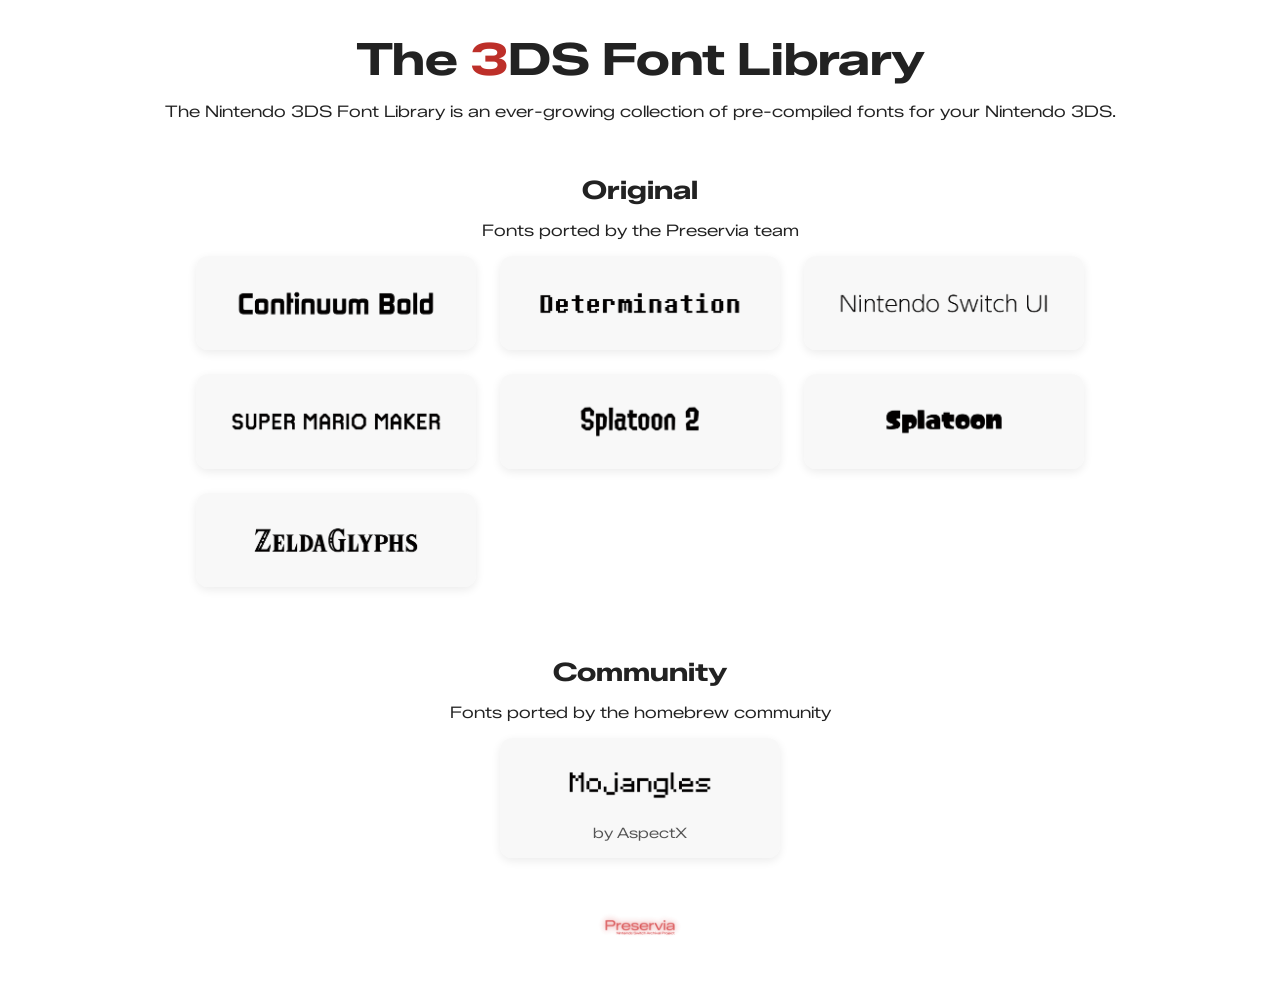
<file: index.html>
<!DOCTYPE html>
<html lang="en">
<head>
  <meta charset="utf-8" />
  <meta name="viewport" content="width=device-width,initial-scale=1" />
  <title>The 3DS Font Library</title>

  <link href="https://fonts.googleapis.com/css2?family=Zalando+Sans+Expanded:wght@400;700&display=swap" rel="stylesheet">
  <link href="https://fonts.googleapis.com/css2?family=JetBrains+Mono:wght@100;400&display=swap" rel="stylesheet">

  <link rel="stylesheet" href="style.css">
</head>
<body>
  <div class="page">
    <header class="site-header">
      <h1 class="title">The <span class="red3">3</span>DS Font Library</h1>
      <p class="lead">The Nintendo 3DS Font Library is an ever-growing collection of pre-compiled fonts for your Nintendo 3DS.</p>
    </header>


    <main>
      <section id="original-fonts" class="font-section">
        <div class="section-header">
          <h2>Original</h2>
          <p class="section-sub">Fonts ported by the Preservia team</p>
        </div>
        <div class="font-grid" id="original-grid" aria-live="polite"></div>
      </section>

      <section id="community-fonts" class="font-section">
        <div class="section-header">
          <h2>Community</h2>
          <p class="section-sub">Fonts ported by the homebrew community</p>
        </div>
        <div class="font-grid" id="community-grid" aria-live="polite"></div>
      </section>
    </main>

    <footer class="site-footer">
      <img src="assets/logo.png" alt="Preservia logo" class="preservia-logo">
    </footer>
  </div>

  <!-- Font Details Modal -->
  <div class="backdrop" id="backdrop">
    <div class="details" id="detailsBox">
      <h2 id="detailTitle">Font Name</h2>
      <div class="meta"><span id="detailCreator"></span> • <span id="detailType"></span></div>

      <div class="screenshot-wrap" id="screenshotWrap">
        <img id="detailIcon" alt="">
      </div>

      <div class="buttons">
        <button class="btn download" id="downloadBtn">Download</button>
      </div>
    </div>
  </div>

  <script src="script.js"></script>
</body>
</html>
</file>
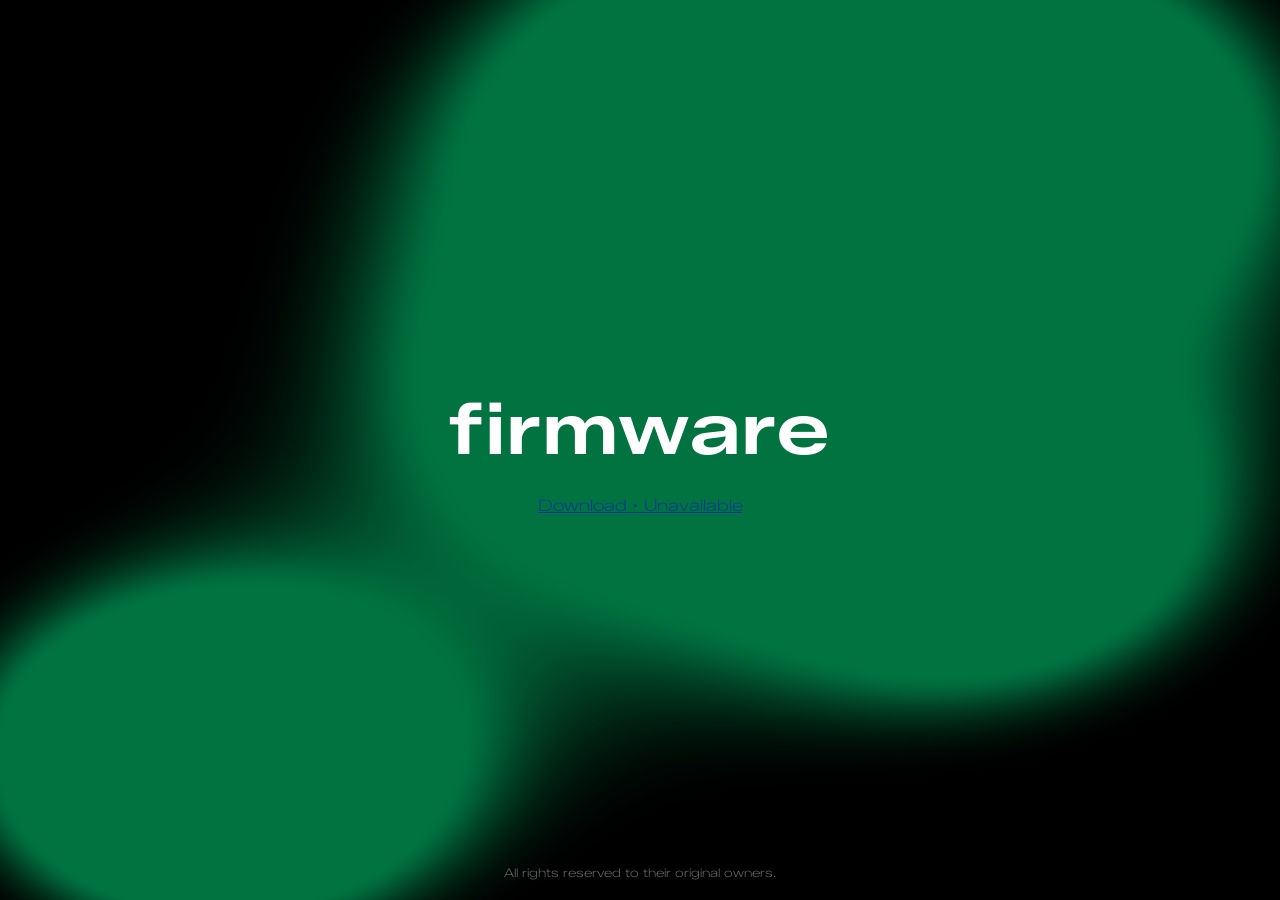
<file: docs/index.html>
<!DOCTYPE html>
<html lang="en">
<head>
<meta charset="UTF-8" />
<meta name="viewport" content="width=device-width, initial-scale=1.0" />

<link rel="preconnect" href="https://fonts.googleapis.com">
<link rel="preconnect" href="https://fonts.gstatic.com" crossorigin>
<link href="https://fonts.googleapis.com/css2?family=Zalando+Sans+Expanded:wght@200&display=swap" rel="stylesheet">

<link rel="stylesheet" href="style.css" />
<title>Firmware</title>
</head>
<body>

<canvas id="bg"></canvas>

<main>
  <h1>firmware</h1>
  <a id="download" href="https://github.com/preservia/firmware/releases/latest/download/Firmware.zip" target="_blank" rel="noopener">
    Download • Loading...
  </a>
</main>

<footer>
  All rights reserved to their original owners.
</footer>

<script src="main.js"></script>
</body>
</html>
</file>
<file: style.css>
/* Global */
body {
  margin: 0;
  font-family: "Zalando Sans Expanded", sans-serif;
  background: #ffffff;
  color: #222;
  text-align: center;
}

.page {
  max-width: 1100px;
  margin: 0 auto;
  padding: 2rem;
}

/* Header */
header {
  margin-bottom: 2rem;
}

h1 {
  font-weight: 700;
  font-size: 2.8rem;
  margin: 0;
  letter-spacing: -0.5px;
}

.red3 {
  color: #bd2f29;
}

.desc {
  font-weight: 400;
  color: #555;
  margin-top: 0.5rem;
  font-size: 1rem;
}

/* Sections */
section {
  margin-bottom: 3rem;
  display: flex;
  flex-direction: column;
  align-items: center;
}

section h2 {
  font-size: 1.6rem;
  font-weight: 700;
  margin-bottom: 0.25rem;
}

.section-desc {
  font-size: 0.95rem;
  color: #666;
  margin-bottom: 1rem;
}

/* Font grid */
.font-grid {
  display: grid;
  grid-template-columns: repeat(auto-fit, minmax(240px, 280px));
  gap: 24px;
  justify-content: center;
  align-items: center;
  width: 100%;
  box-sizing: border-box;
  margin: 0 auto;
}

.font-card {
  display: flex;
  flex-direction: column;
  align-items: center;
  justify-content: flex-start;
  background: rgba(245, 245, 245, 0.7);
  border-radius: 12px;
  box-shadow: 0 3px 10px rgba(0, 0, 0, 0.08);
  backdrop-filter: blur(8px);
  padding: 1rem;
  width: 100%;
  max-width: 280px;
  min-width: 240px;
  box-sizing: border-box;
  overflow: hidden;
  transition: transform 0.2s ease;
  margin: 0 auto;
}

.font-card:hover {
  transform: translateY(-3px);
}

.font-card img {
  width: 100%;
  height: auto;
  object-fit: contain;
  display: block;
  margin: 0;
  padding: 0;
}

.creator {
  font-size: 0.9rem;
  color: #555;
  font-weight: 400;
  margin-top: 0.5rem;
}

/* Footer */
footer {
  text-align: center;
  margin-top: 3rem;
}

.preservia-logo {
  width: 120px;
  opacity: 0.8;
}

/* Modal Styles */
.backdrop {
  position: fixed;
  top: 0;
  left: 0;
  right: 0;
  bottom: 0;
  width: 100vw;
  height: 100vh;
  height: 100dvh; /* Dynamic viewport height for mobile */
  display: flex;
  align-items: center;
  justify-content: center;
  background-color: rgba(0, 0, 0, 0);
  backdrop-filter: blur(0);
  -webkit-backdrop-filter: blur(0);
  opacity: 0;
  pointer-events: none;
  z-index: 9999;
  overflow-y: auto;
  -webkit-overflow-scrolling: touch;
  transition: backdrop-filter 0.35s ease-in-out, -webkit-backdrop-filter 0.35s ease-in-out, background-color 0.35s
    ease-in-out, opacity 0.35s ease-in-out;
}

.backdrop.show {
  pointer-events: all;
  background-color: rgba(0, 0, 0, 0.25);
  backdrop-filter: blur(6px);
  -webkit-backdrop-filter: blur(6px);
  opacity: 1;
}

.details {
  background: rgba(255, 255, 255, 0.9);
  border-radius: 40px;
  padding: 16px;
  text-align: center;
  width: clamp(280px, 90vw, 520px);
  box-shadow: 0 20px 60px rgba(0, 0, 0, 0.15);
  transform: scale(0.92);
  opacity: 0;
  display: flex;
  flex-direction: column;
  align-items: stretch;
  justify-content: flex-start;
  overflow: hidden; /* for zoom mode */
  box-sizing: border-box;
}

.details.show {
  animation: popIn 0.35s ease-in-out forwards;
}

.details.hide {
  animation: popOut 0.35s ease-in-out forwards;
}

@keyframes popIn {
  from {
    transform: scale(0.92);
    opacity: 0;
  }
  to {
    transform: scale(1);
    opacity: 1;
  }
}

@keyframes popOut {
  from {
    transform: scale(1);
    opacity: 1;
  }
  to {
    transform: scale(0.92);
    opacity: 0;
  }
}

/* removed close button */

/* Screenshot area with fixed ratio */
.screenshot-wrap {
  position: relative;
  width: 100%;
  flex-shrink: 1;
  flex-grow: 1;
  min-height: 0;
  aspect-ratio: 5 / 6;
  border-radius: 28px;
  overflow: hidden;
  margin: 8px 0 12px;
  box-shadow: 0 8px 24px rgba(0, 0, 0, 0.15);
  background: rgba(255, 255, 255, 0.9);
}

.screenshot-wrap img {
  width: 100%;
  height: 100%;
  display: block;
  object-fit: cover;
  object-position: center;
}

.details h2 {
  font-family: "Zalando Sans Expanded", sans-serif;
  font-weight: 700;
  font-size: 24px;
  margin: 0 0 4px 0;
  flex-shrink: 0;
}

.meta {
  font-size: 14px;
  font-weight: 600;
  color: #222;
  opacity: 0.75;
  margin: 0 0 8px 0;
  flex-shrink: 0;
}

.buttons {
  margin: 8px 0 8px;
  display: flex;
  justify-content: center;
  gap: 12px;
  flex-shrink: 0;
}

.btn {
  border: none;
  border-radius: 30px;
  padding: 8px 20px;
  font-family: "Zalando Sans Expanded", sans-serif;
  font-weight: 700;
  font-size: 16px;
  cursor: pointer;
  transition: transform 0.1s ease, background 0.15s ease;
}

.btn:active {
  transform: translateY(1px);
}

.btn.download {
  background: #bd2f29;
  color: #fff;
}

.btn.download:hover {
  background: #a02620;
}

/* Make font cards clickable */
.font-card {
  cursor: pointer;
}
</file>
<file: docs/style.css>
* {
  margin: 0;
  padding: 0;
  box-sizing: border-box;
  font-family: 'Zalando Sans Expanded', sans-serif;
  font-weight: 200;
  -webkit-font-smoothing: antialiased;
  -moz-osx-font-smoothing: grayscale;
}

html, body {
  height: 100%;
  background: #000;
  color: white;
  overflow: hidden;
}

canvas {
  position: fixed;
  top: 0;
  left: 0;
  width: 100%;
  height: 100%;
  z-index: 0;
}

main {
  position: relative;
  z-index: 2;
  height: 100vh;
  display: flex;
  flex-direction: column;
  justify-content: center;
  align-items: center;
  gap: 24px;
  text-align: center;
  padding: 0 20px;
}

h1 {
  font-size: clamp(42px, 6vw, 72px);
  font-weight: 600;
  letter-spacing: 2px;
}

download {
  padding: 14px 28px;
  font-size: 16px;
  border-radius: 999px;
  border: 1px solid rgba(0, 255, 150, 0.3);
  background: rgba(255, 255, 255, 0.05);
  color: white;
  cursor: pointer;

  backdrop-filter: blur(20px);
  -webkit-backdrop-filter: blur(20px);

  transition: all 0.3s ease;
}

download:hover {
  background: rgba(0, 255, 150, 0.15);
  border-color: rgba(0, 255, 150, 0.6);
  box-shadow: 0 0 30px rgba(0, 255, 150, 0.25);
}

footer {
  position: fixed;
  bottom: 20px;
  width: 100%;
  text-align: center;
  font-size: 12px;
  opacity: 0.4;
  z-index: 2;
}
</file>
